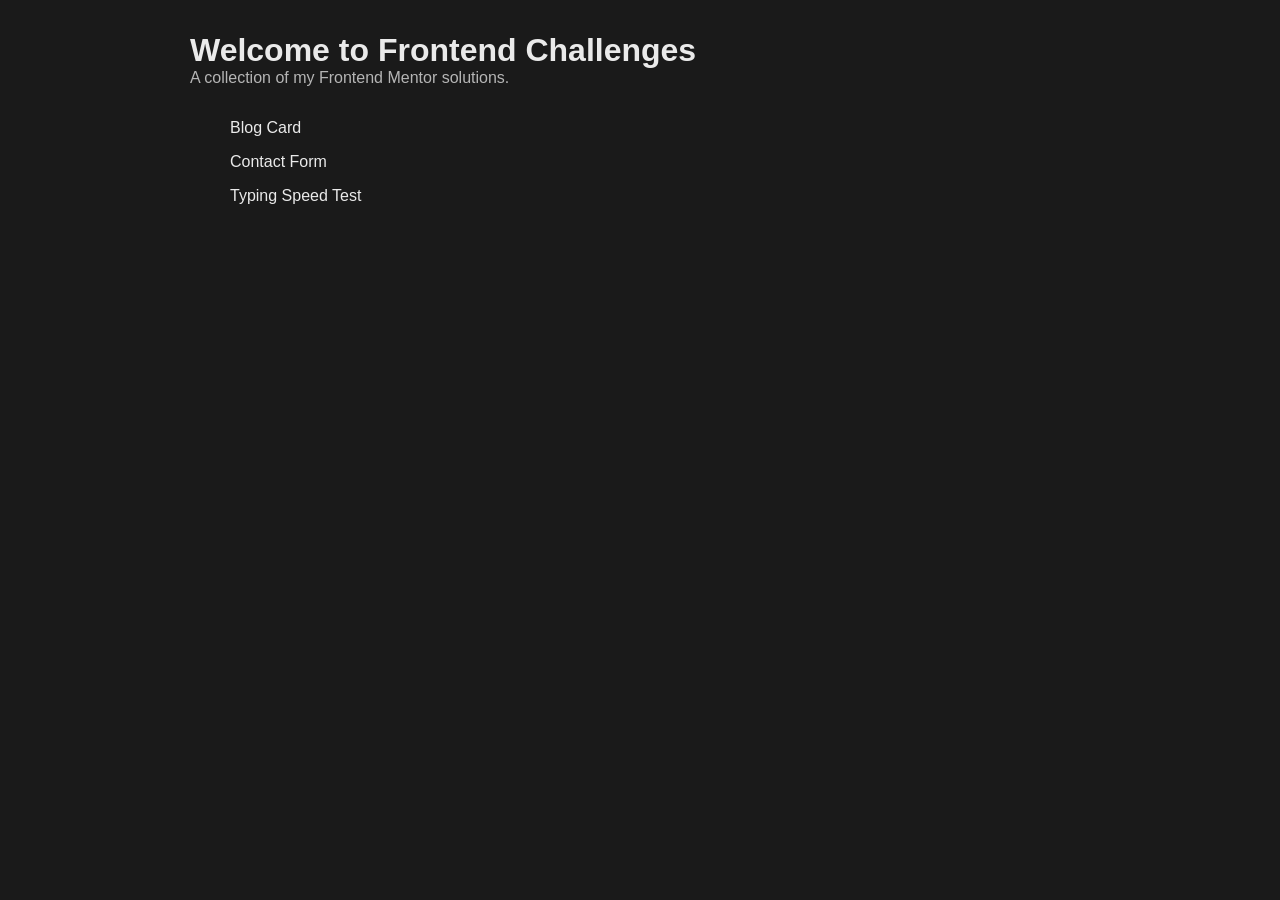
<file: index.html>
<!DOCTYPE html>
<html lang="en">
<head>
    <meta charset="UTF-8">
    <meta name="viewport" content="width=device-width, initial-scale=1.0">
    <title>Frontend Challenges</title>
    <style>
    body{
        font-family: 'Segoe UI', Tahoma, Geneva, Verdana, sans-serif;
        color: #eaeaea;
        background-color: hsl(0, 0%, 10%);
        min-height: 100vh;
        margin: 0;
        padding: 0;
    }
    .container {
        max-width: 900px;
        margin: 0 auto;
        padding: 2rem;
    }
    .links{
        list-style-type: none;
        display: flex;
        flex-direction: column;
        gap: 1rem;
    }
    .links a{
        text-decoration: none;
        color: inherit;
    }
    .title{
        font-size: 2rem;
        margin: 0;
    }
    .subtitle{
        font-size: 1rem;
        margin: 0 0 2rem 0;
        color: rgba(234,234,234,0.75);
    }
</style>
</head>

<body>
    <div class="container">
    <h1 class="title"> Welcome to Frontend Challenges</h1>
    <p class="subtitle">A collection of my Frontend Mentor solutions.</p>
    <ul class="links">
        <li> <a href="./blog-card/index.html"> Blog Card </a></li>
        <li> <a href="./contact-form/index.html"> Contact Form</a></li>
        <li> <a href="./typing-speed-test/index.html"> Typing Speed Test</a></li>
    </ul>
    </div>
</body>
</html>
</file>
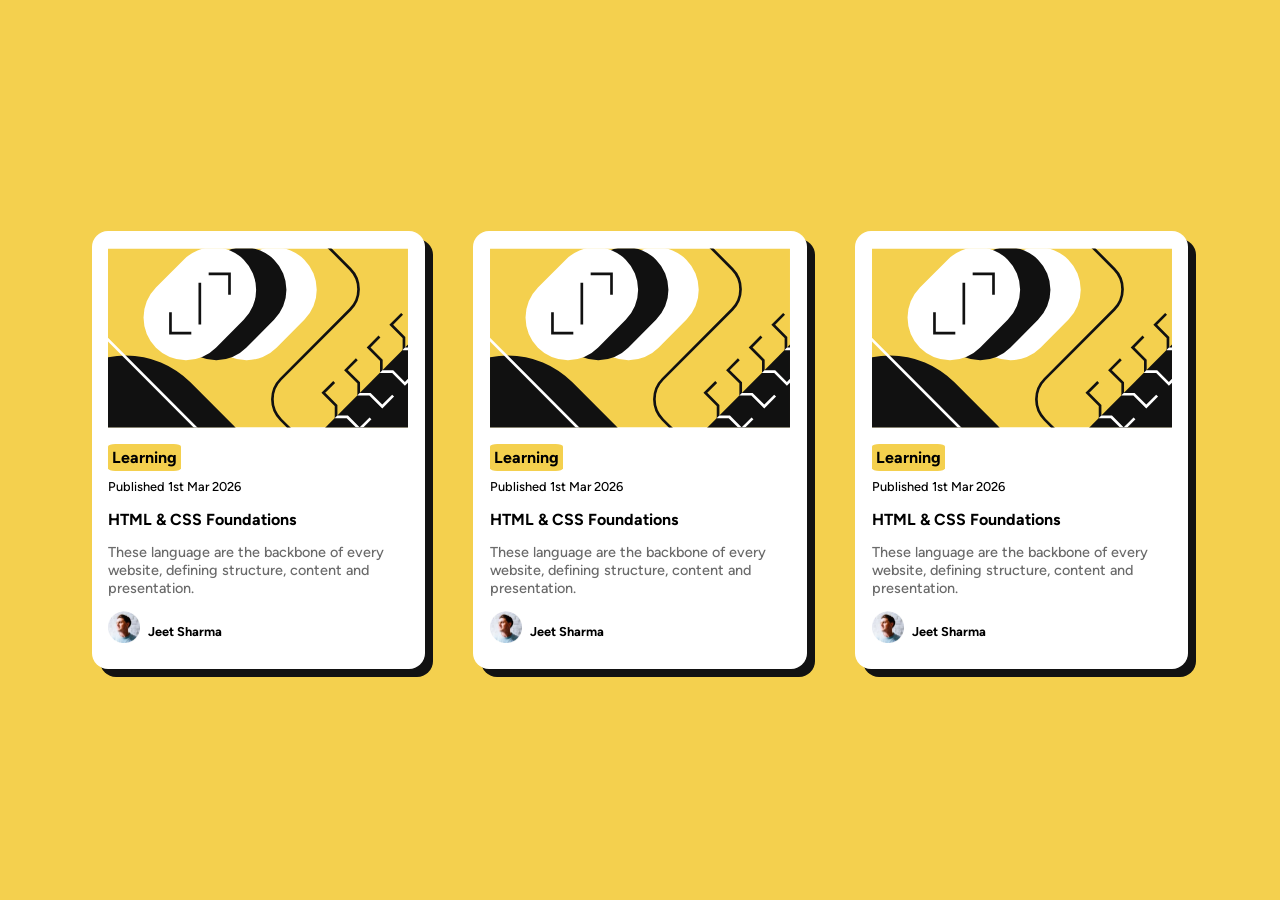
<file: blog-card/index.html>
<!DOCTYPE html>
<html lang="en">
<head>
  <meta charset="UTF-8">
  <meta name="viewport" content="width=device-width, initial-scale=1.0"> <!-- displays site properly based on user's device -->

  <link rel="icon" type="image/png" sizes="32x32" href="./assets/images/favicon-32x32.png">
  
  <title>Frontend Mentor | Blog preview card</title>

  <!-- Feel free to remove these styles or customise in your own stylesheet 👍 -->
  <style>
        @font-face {
      font-family: "Figtree";
      src: url("./assets/fonts/Figtree-VariableFont_wght.ttf") format("truetype");
      font-weight: 500 800;
      font-style: normal;
    }
    
    @font-face {
      font-family: "Figtree";
      src: url("./assets/fonts/Figtree-Italic-VariableFont_wght.ttf") format("truetype");
      font-weight: 500 800;
      font-style: italic;
    }
    body {
      font-family: "Figtree", sans-serif;
      min-height: 100vh;  
      background-color: hsl(47, 88%, 63%);
      margin: 0;
      padding: 0;
      display: flex;
      justify-content: center;
      align-items: center;
    }
    .container{
      display: flex;
      flex-direction: row;
      flex-wrap: wrap;
      gap: 3rem;
      justify-content: center;
      align-items: center;
    }
    .card{
      background-color: hsl(0, 0%, 100%);
      padding: 1.05rem;
      display: flex;
      flex-direction: column;
      width: 100%;
      max-width: 300px;
      box-shadow: 8px 8px hsl(0, 0%, 7%);
      border-radius: 1rem;
    }
    .card:hover {
  cursor: pointer;
  transform: scale(1.02);
  transition: transform 0.2s ease-in-out;
}
    .sub-image{
      width: 100%;
    }
    .tag{
      font-size: 1rem;
      font-weight: bold;
      background-color: hsl(47, 88%, 63%);
      align-self: flex-start;
      padding: 0.25rem;
      margin-bottom: 0.5rem;
      border-radius: 10%;
    }
    .publish_date{
      font-size: 0.8rem;
      margin: 0rem;
    }
    .title{
      font-weight: bold;
      margin-bottom: 0;
    }
    .card:hover .title {
  color: hsl(47, 88%, 63%);
}
    .description{
      font-size: 0.9rem;
      color: hsl(0, 0%, 42%);

    }
    .author{
      display: flex;
      justify-content: flex-start;

    }
    .avatar{
      width: 2rem;
      height: 2rem;
    }
    .author_name{
      font-size: 0.8rem;
      padding-left: 0.5rem;
      font-weight: bold;
    }
  </style>
</head>
<body>
  <div class="container">
<div class="card">
  <img src="./assets/images/illustration-article.svg" class="sub-image"/>
  <p class="tag">Learning</p>
  <p class="publish_date">Published 1st Mar 2026</p>
  <p class="title">HTML & CSS Foundations</p>
  <p class="description">These language are the backbone of every website, defining structure, content and presentation.</p>
  <div class="author">
    <img src="./assets/images/image-avatar.webp" class="avatar"/>
    <p class="author_name">Jeet Sharma</p>
  </div>
</div>
<div class="card">
  <img src="./assets/images/illustration-article.svg" class="sub-image"/>
  <p class="tag">Learning</p>
  <p class="publish_date">Published 1st Mar 2026</p>
  <p class="title">HTML & CSS Foundations</p>
  <p class="description">These language are the backbone of every website, defining structure, content and presentation.</p>
  <div class="author">
    <img src="./assets/images/image-avatar.webp" class="avatar"/>
    <p class="author_name">Jeet Sharma</p>
  </div>
</div>
<div class="card">
  <img src="./assets/images/illustration-article.svg" class="sub-image"/>
  <p class="tag">Learning</p>
  <p class="publish_date">Published 1st Mar 2026</p>
  <p class="title">HTML & CSS Foundations</p>
  <p class="description">These language are the backbone of every website, defining structure, content and presentation.</p>
  <div class="author">
    <img src="./assets/images/image-avatar.webp" class="avatar"/>
    <p class="author_name">Jeet Sharma</p>
  </div>
</div>
</div>
</body>
</html>
</file>
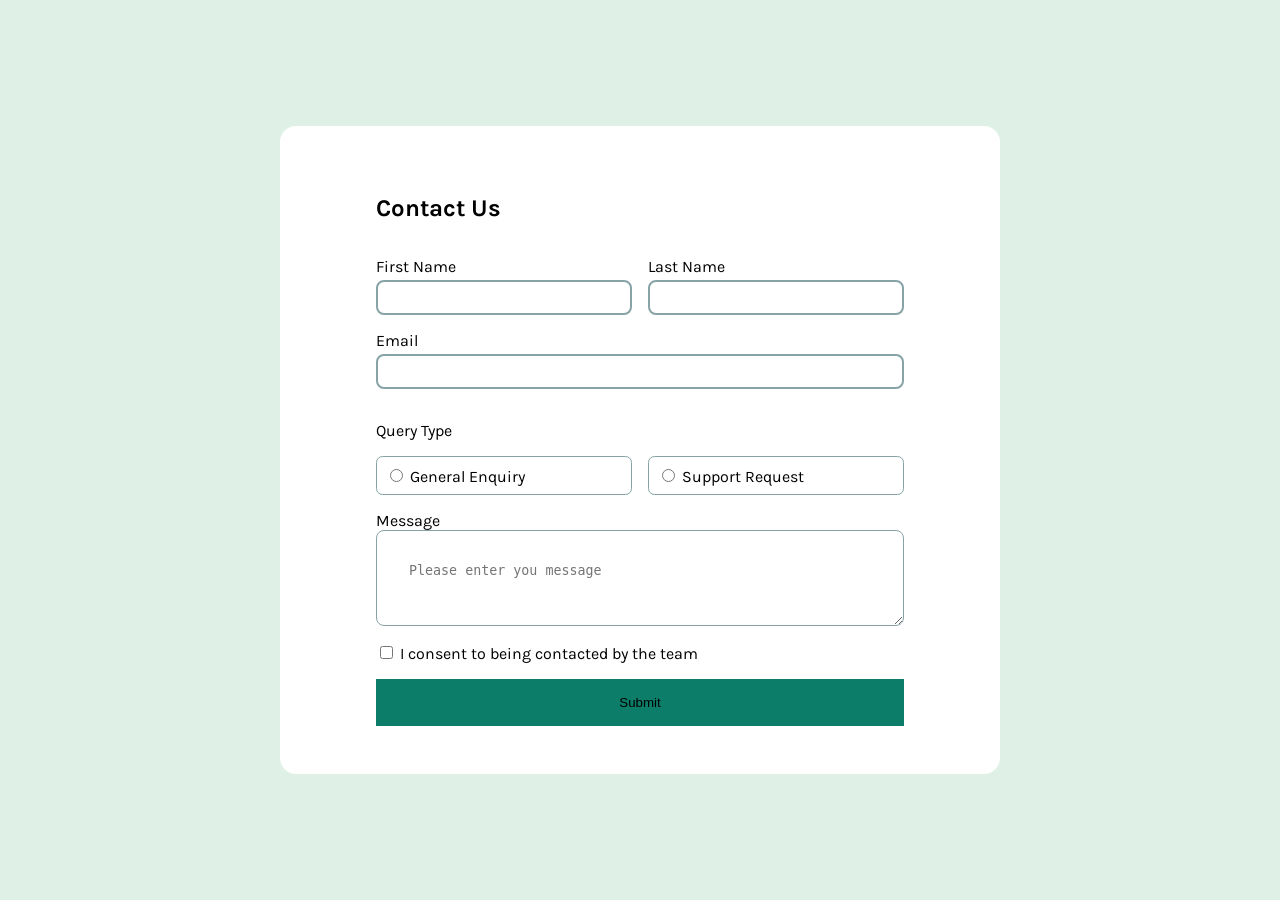
<file: contact-form/index.html>
<!DOCTYPE html>
<html lang="en">
<head>
  <meta charset="UTF-8">
  <meta name="viewport" content="width=device-width, initial-scale=1.0"> <!-- displays site properly based on user's device -->

  <link rel="icon" type="image/png" sizes="32x32" href="./assets/images/favicon-32x32.png">
  
  <title>Frontend Mentor | Contact form</title>

  <!-- Feel free to remove these styles or customise in your own stylesheet 👍 -->
  <style>
    @font-face {
      font-family: "Karla";
      src: url("./assets/fonts/Karla-VariableFont_wght.ttf") format("truetype");
      font-weight: 400 700;
      font-style: normal;
    }
    * {
  box-sizing: border-box;
}
    body {
      font-family: "Karla", sans-serif;
      margin: 0;
      padding:0;
      min-height: 100vh;
      background-color: hsl(148, 38%, 91%);
      display: flex;
      justify-content: center;
      align-items: center;

    }
    .container {
      background-color: white;
      padding: 3rem 6rem;
      width: 100%;
      max-width: 720px;
      border-radius: 1rem;
    }
    .user_feedback_form {
      width: 100%;
      display: flex;
      flex-direction: column;
      gap: 1rem
    }
    .name {
      display: flex;
      flex-wrap: wrap;
      gap: 1rem;
    }
    .name div{
      flex: 1
    }
    .query_section {
      display: flex;
      flex-direction: column;
    }
    .query_subsection {
      display: flex;
      flex-wrap: wrap;
      flex-direction: row;
      gap: 1rem
    }
    .query_button_div {
      border-color: hsl(186, 15%, 59%);
      padding: 0.5rem;
      border-width: 1px;

      flex: 1;
      border-style: solid;
      border-radius: 0.4rem;
    }
    .input_text_box {
      padding: 0.5rem;
      width: 100%;
      border-color: hsl(186, 15%, 59%);
      border-style: solid;
    }
    
    .message_section {
      display: flex;
      flex-direction: column;
    }
    .message_box {
      width: 100%;
      padding: 2rem;
      border-color: hsl(186, 15%, 59%);
    }
    .submit_btn {
      background-color: hsl(169, 82%, 27%);
      border-style: none;
      padding: 1rem;
      cursor: pointer;
    }
    .submit_btn:active {
      transform: scale(0.98);
      opacity: 0.8;
    }
    input[type=text]:focus  {
      border: 2px;
      border-style: solid;
      border-color: hsl(169, 82%, 27%);
    }
    input[type=email]:focus  {
      border: 2px;
      border-style: solid;
      border-color: hsl(169, 82%, 27%);
    }
    textarea:focus  {
      border: 2px;
      border-style: solid;
      border-color: hsl(169, 82%, 27%);
    }
    input[type=text] {
      outline: none;
      border-radius: 0.5rem;
    }
    input[type=email] {
      outline: none;
      border-radius: 0.5rem;  
    }
    input[type=radio] {
      outline: none;
    }
    input[type=checkbox] {
      outline: none;
    }
    textarea{
      outline: none;
      border-radius: 0.5rem;
    }
    input {
      margin-top: 0.25rem;
      cursor: pointer;
    }
    input[type=radio] {
      cursor: pointer;
    }
    input[type=checkbox] {
      cursor: pointer;
    }


    .success_modal{
      display: none;
      position: absolute;
      top: 0;
      margin-top: 1rem;
      z-index: 1;
      background-color: hsl(187, 24%, 22%);
      color: hsl(0, 0%, 100%);
      padding: 0.5rem 1rem;
      width: 100%;
      max-width: 420px;
      border-radius: 1rem;
    }
    .success_modal_header {
      display: flex;
      gap: 1rem;
      align-items: center;
    }
    .success_modal_header img{
      height: 1rem;
      width: 1rem;
    }
  </style>
</head> 
<body>
  <div class="success_modal" id="success_modal">
    <div class="success_modal_header">
      <img src="assets/images/icon-success-check.svg" alt="">
      <h3>
        Message Sent!
      </h3>
    </div>
    <p style="font-size: 0.8rem">
      Thanks for completing the form we will be in touch soon.
    </p>
  </div>
  <div class="container">
    <form class = "user_feedback_form" onsubmit="handleContactFormSubmit(event)">
      <h2> Contact Us</h2>
      <div class="name">
        <div>
          <label for="fname">First Name</label>
          <input type="text"  name="fname" id="fname" class="input_text_box" required/>
        </div>
        <div>
          <label for="lname">Last Name</label>
          <input type="text" name="lname" id="lname" class="input_text_box" required/>
        </div>
      </div>
      <div>
        <label for="email">Email</label>
        <input type="email" name="email" id="email" class="input_text_box" required/>
      </div>
      <div class="query_section">
        <p>Query Type</p>
        <div class="query_subsection">
          <div class="query_button_div">
            <input type="radio" name="query_type" id="general_enquery" value="General Enquiry" required/>
            <label for="query_type">General Enquiry</label>
          </div>
          <div class="query_button_div">
            
            <input type="radio" name="query_type" id="support_request" value="Support Request" required/>
            <label for="query_type">Support Request</label>
          </div>
        </div>
      </div>
      <div class="message_section">
        <label for="message">Message</label>
        <textarea class = "message_box" placeholder="Please enter you message" required></textarea>
      </div>
      <div >
        <input type="checkbox" required id="consent" name="consent" oninvalid="this.setCustomValidity('To submit this form, please consent to being contacted')" oninput="this.setCustomValidity('')">
        <label for="consent">  I consent to being contacted by the team</label>
      </div>
      <button type="submit" class="submit_btn">Submit</button>
    </form>
  </div>

  <script>
    function handleContactFormSubmit(e){
      e.preventDefault();
      const success_modal = document.getElementById('success_modal');
      success_modal.style.display = 'block';
      setTimeout(()=>{
        success_modal.style.display = 'none'
      },2500)
    }
  </script>
  <!-- Contact Us

  First Name
  This field is required

  Last Name
  This field is required

  Email Address
  Please enter a valid email address
  This field is required

  Query Type
  General Enquiry
  Support Request
  Please select a query type

  Message
  This field is required

  I consent to being contacted by the team

  Submit

  Message Sent!
  Thanks for completing the form. We'll be in touch soon! -->
  
</body>
</html>
</file>
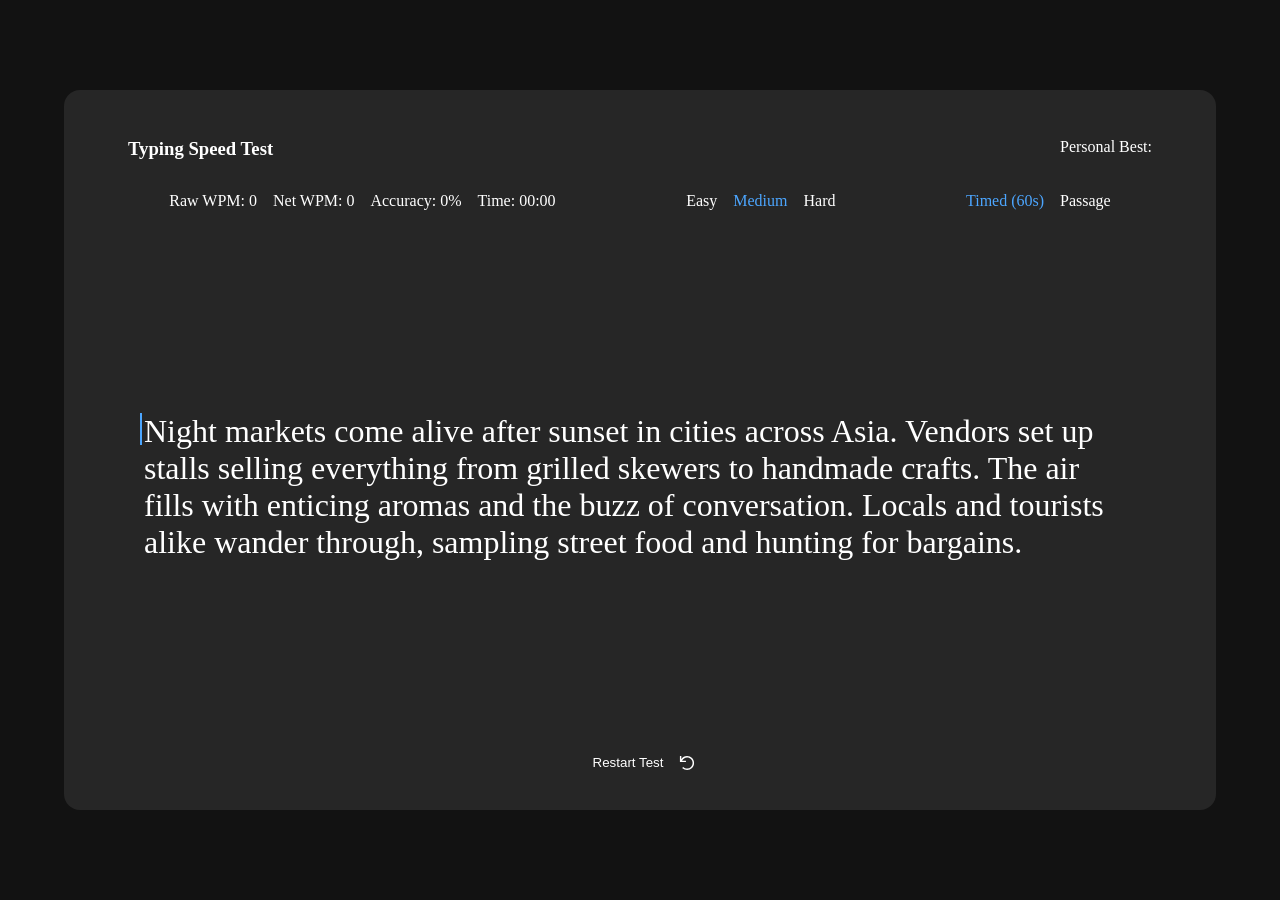
<file: typing-speed-test/index.html>
<!DOCTYPE html>
<html lang="en">
<head>
  <meta charset="UTF-8">
  <meta name="viewport" content="width=device-width, initial-scale=1.0"> <!-- displays site properly based on user's device -->

  <link rel="icon" type="image/png" sizes="32x32" href="./assets/images/favicon-32x32.png">
  
  <title>Frontend Mentor | Typing Speed Test</title>

  <!-- Feel free to remove these styles or customise in your own stylesheet 👍 -->
  <link rel="stylesheet" href="./style.css">
  <script src="index.js"></script>
</head>
<body onkeydown="checkKeyPress(event)">

  <div class="completionModal" id="completionModal">
    <h3>Test Complete!</h3>
    <p>Solid run. Keep pushing to beat your high score.</p>
    <p>Raw WPM: <span id="completionModal_raw_wpm"></span></p>
    <p>Net WPM: <span id="completionModal_wpm"></span></p>
    <div class="completionModalBtn">
      <button onclick="initializeTypingTest()">Go Again</button>
    </div>
  </div>
  
  <div class="container">
    <div class="header">

      <h3>Typing Speed Test</h3>
      <p>Personal Best: <span id="personal_best"></span></p>
    </div>
    <div class="stat_header">
      <div class="stat">
        <p>Raw WPM: <span id="raw_wpm">0</span></p>
        <p>Net WPM: <span id="net_wpm">0</span></p>
        <p>Accuracy: <span id="accuracy">0%</span></p>
        <p>Time: <span id="time">00:00</span></p>
      </div>
      <div class="difficulty" onchange="initializeTypingTest()">
        <label>
          <input type="radio" name="difficulty" value="easy"/>
          <span>Easy</span>
        </label>
        <label>
          <input type="radio" name="difficulty" value="medium"/ checked>
          <span>Medium</span>
        </label>
        <label>
          <input type="radio" name="difficulty" value="hard"/>
          <span>Hard</span>
        </label>
      </div>
      <div class="mode">
        <label>
          <input type="radio" name="mode" value="timed" checked>
          <span>Timed (60s)</span>
        </label>
        <label>
          <input type="radio" name="mode" value="passage">
          <span id="passage">Passage</span>
        </label>
      </div>
    </div>
    <div class="typing_test_section">
      <span class="typing_test" id="typing_test_span"></span>
    </div>
    <div class="restart_btn" onclick="initializeTypingTest()">
      <button >Restart Test</button>
      <img src="./assets/images/icon-restart.svg" alt="restart">
    </div>
  </div>
  <!-- Personal best: PB WPM -->

  <!-- WPM: WPM -->
  <!-- Accuracy: Accuracy -->
  <!-- Time: Time -->

  <!-- Difficulty:
  Easy
  Medium
  Hard

  Mode:
  Timed (60s)
  Passage -->

  <!-- Passage -->

  <!-- Start Typing Test
  Or click the text and start typing -->

  <!-- Test Complete Start -->

  <!-- Test Complete!
  Solid run. Keep pushing to beat your high score. -->

  <!-- WPM: WPM -->
  <!-- Accuracy: Accuracy -->
  <!-- Characters: Correct/Incorrect -->

  <!-- Go Again -->
  
  <!-- Test Complete End -->

</body>
</html>
</file>
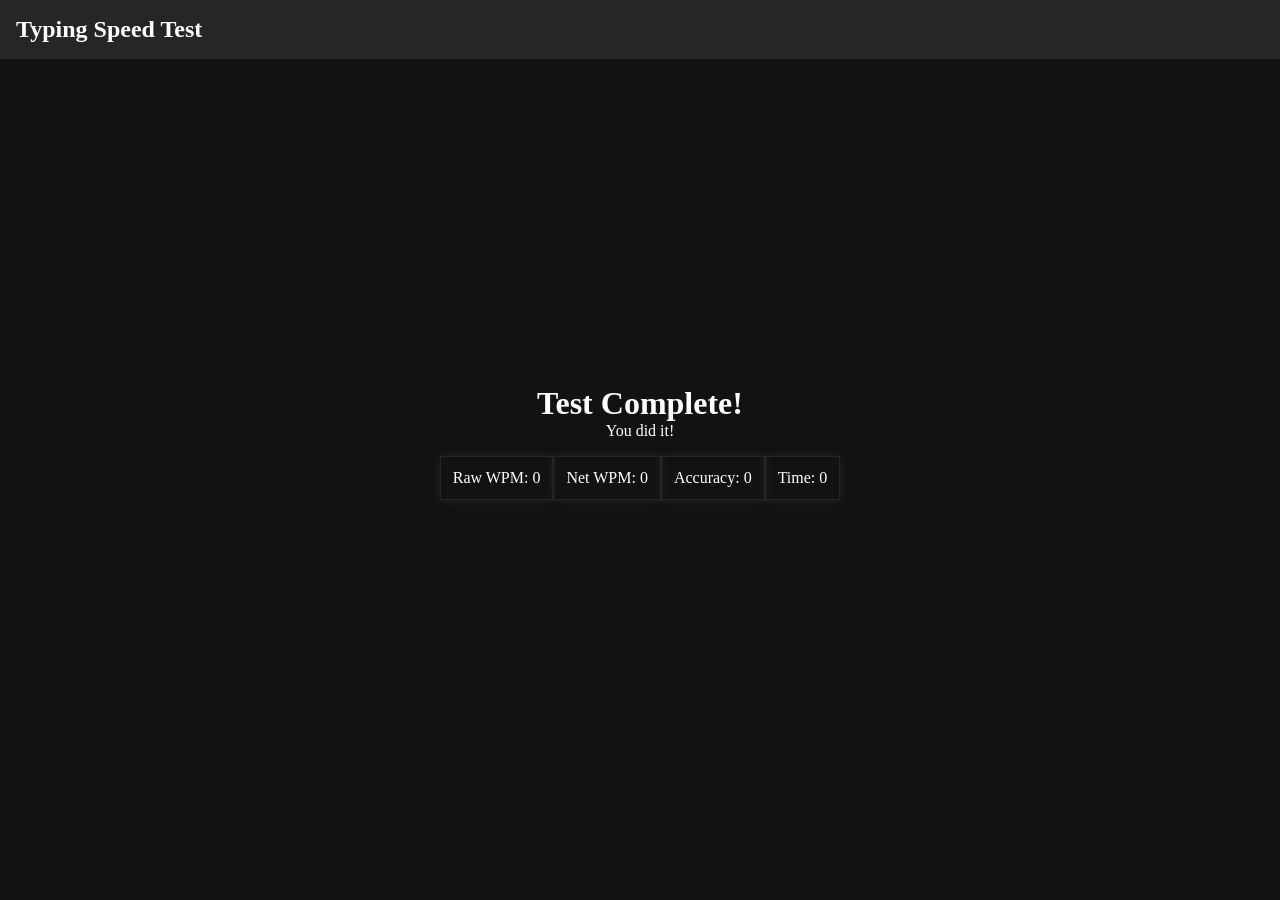
<file: typing-speed-test/results.html>
<html lang="en">
<head>
    <meta charset="UTF-8">
    <meta name="viewport" content="width=device-width, initial-scale=1.0">
    <title>Results</title>
    <link rel="stylesheet" href="style.css">
</head>
<body>
    <div class="resultHeader">
        <h2>Typing Speed Test</h2>
    </div>
    <div class="reusltSection">
        <h3>Test Complete!</h3>
        <p>You did it!</p>

        <div class="scoreCard">
            <div class="scoreCardItem" >Raw WPM: <span class="wpmResult" id="wpmResult">0</span></div>
            <div class="scoreCardItem" >Net WPM: <span class="wpmResult" id="wpmResult">0</span></div>
            <div class="scoreCardItem" >Accuracy: <span class="accurayResult" id="accurayResult">0</span></div>
            <div class="scoreCardItem" >Time: <span class="timeResult" id="timeResult">0</span></div>
        </div>
    </div>
</body>
</html>
</file>
<file: typing-speed-test/style.css>
*{
padding: 0;
margin: 0;
box-sizing: border-box;

}

body {

background-color: hsl(0, 0%, 7%);
    min-height: 100vh;
    align-items: center;
    justify-content: center;
    display: flex;
    color: hsl(0, 0%, 100%);
}

.container {
    width: 100%;
    max-width: 90vw;
    padding: 2rem;
    background-color: hsl(0, 0%, 15%);
    height: 100%;
    min-height: 80vh;
    display: flex;
    flex-direction: column;
    justify-content: center;
    border-radius: 1rem;
}

.header {
    display: flex;
    justify-content: space-between;
    padding: 1rem 2rem;
    gap: 2rem;
}
.stat_header {
    display: flex;
    gap: 3rem;
    padding: 1rem 2rem;
    justify-content: space-around
}
.stat {
    display: flex;
    gap: 1rem;
}
.difficulty {
    display: flex;
    gap: 1rem;
}
.mode {
    display: flex;
    gap: 1rem;
}
.typing_test_section {
    display: flex;
    justify-content: center;
    align-items: center;
    padding: 2rem 3rem;
    flex: 1
}

.typing_test {
    font-size: 2rem;
}

.restart_btn {
    display: flex;
    justify-content: center;
    align-items: center;
    gap: 0.5rem;
    background-color: hsl(0, 0%, 15%);
    align-self: center;
}
.restart_btn:hover{
    /* ease-in-out */
    transition: all 0.3s ease-in-out;
    transform: scale(1.1);
    cursor: pointer;
}
.restart_btn img{
    height: 1rem;
    width: 1rem;
}
.restart_btn button{
    padding: 0.5rem;
    background-color: inherit;
    border: none;
    color: hsl(0, 0%, 100%);
}

.difficulty label input{
    display: none;
}
.difficulty label input:checked + span{
    color: hsl(210, 100%, 65%);
}
.difficulty label{
    cursor: pointer;
}
.difficulty label:hover{
    transform: scale(1.1);
}
.mode label input{
    display: none;
}
.mode label {
    cursor: pointer;
}
.mode label:hover{
    transform: scale(1.1);
}
.mode label input:checked + span{
    color: hsl(210, 100%, 65%);
}
/* Completion Modal */

.completionModal{
    display: none;
    position: absolute;
    top: 0;
    padding: 2rem;
    margin-top: 1rem;
    background-color:hsl(210, 25%, 25%);
    border-radius: 1rem;
    font-weight: 600;
}
.completionModal h3{
    font-size: 2rem;
}
.completionModal p{
    font-size: 1rem;
}
.completionModalBtn{
    display: flex;
    justify-content: center;
    align-items: center;
    gap: 0.5rem;
    padding-top: 1rem;
}
.completionModalBtn button{
    padding: 0.5rem;
    background-color: inherit;
    border: none;
    color: hsl(0, 0%, 100%);
}
.completionModalBtn button:hover{
    cursor: pointer;
    transform: scale(1.1);
}


/* Caret CSS */

.currentChar::before {
    content: "";
    position: absolute;
    width: 2px;
    height: 2rem;
    background-color: hsl(210, 100%, 65%);
    animation: blink 1s infinite;
    margin-left: -4px;
}
@keyframes blink {
    0%, 49% { opacity: 1; }
    50%, 100% { opacity: 0; }
}
/* Results PAGE CSS */

.resultHeader{
    position: fixed;
    top: 0;
    left: 0;
    padding: 1rem;
    background-color: hsl(0, 0%, 15%);
    width: 100%;
}

.reusltSection{
    display: flex;
    flex-direction: column;
    align-items: center;
    justify-content: center;
    width: 100%;
    max-width: 60vw;
    padding: 2rem;
}

.reusltSection h3{
    font-size: 2rem;
}

.reusltSection p{
    font-size: 1rem;
}

.scoreCard{
    display: flex;
    flex: 1;
    justify-content: space-between;
    padding: 1rem;
    
}

.scoreCardItem{
 border: 1px solid hsl(0, 0%, 15%);
 padding: 0.75rem;
 box-shadow: 0 0 0.5rem hsl(0, 0%, 15%);

}
</file>
